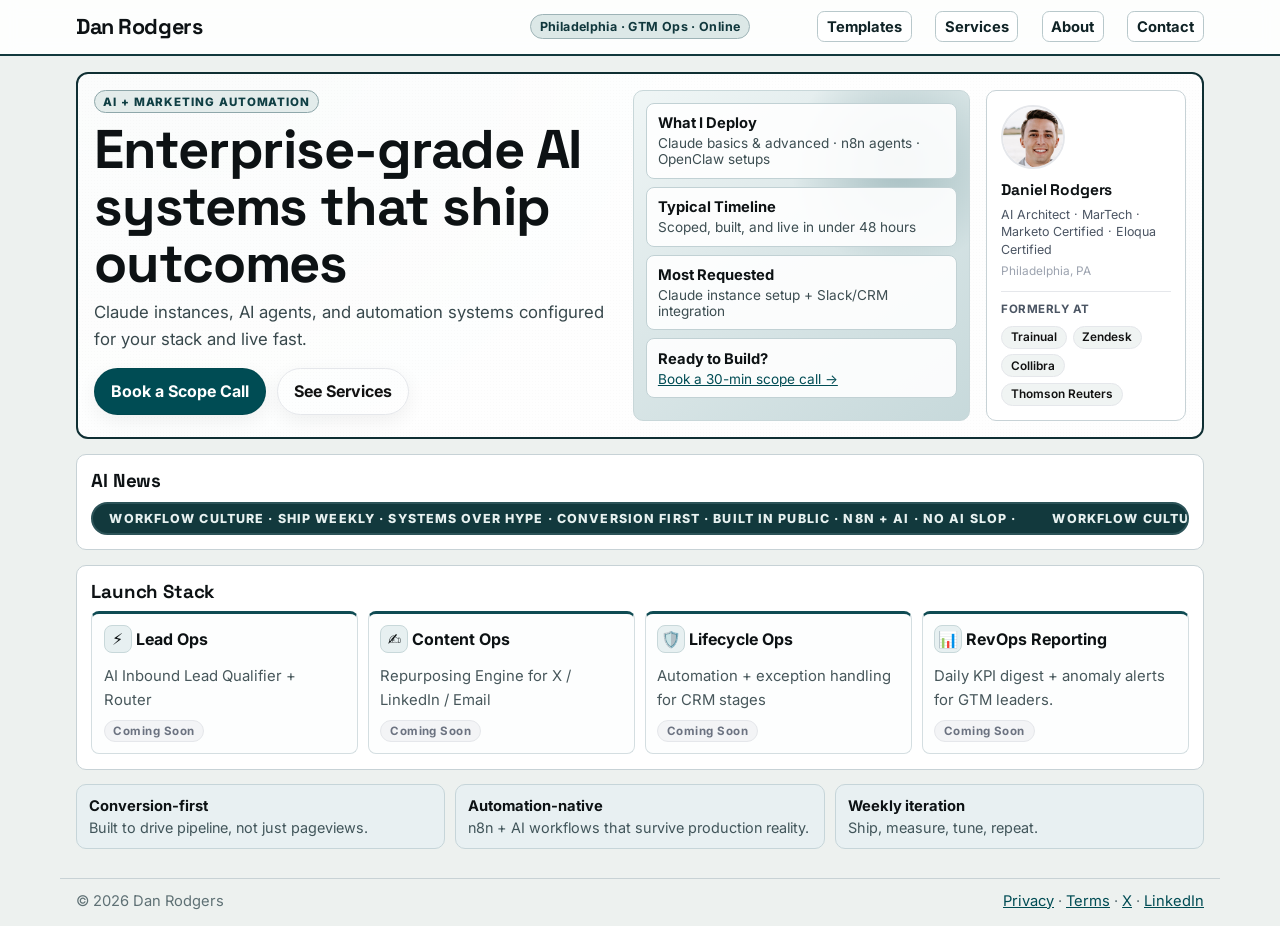
<file: index.html>
<!doctype html>
<html lang="en">
<head>
  <meta charset="UTF-8" />
  <meta name="viewport" content="width=device-width, initial-scale=1.0" />
  <title>Dan Rodgers — AI & Automation Operator</title>
  <meta name="description" content="Dan Rodgers builds operator-grade AI and n8n automation systems for GTM teams." />
  <meta property="og:title" content="Dan Rodgers — AI & Automation Operator" />
  <meta property="og:description" content="Dan Rodgers builds operator-grade AI and n8n automation systems for GTM teams." />
  <meta property="og:type" content="website" />
  <meta property="og:url" content="https://randodgers.com/" />
  <meta property="og:image" content="https://randodgers.com/og-image.svg" />
  <meta name="twitter:card" content="summary_large_image" />
  <meta name="twitter:title" content="Dan Rodgers — AI & Automation Operator" />
  <meta name="twitter:description" content="Dan Rodgers builds operator-grade AI and n8n automation systems for GTM teams." />
  <meta name="twitter:image" content="https://randodgers.com/og-image.svg" />
  <link rel="icon" href="favicon.svg" type="image/svg+xml" />
  <link rel="canonical" href="https://randodgers.com/" />
  <link rel="preconnect" href="https://fonts.googleapis.com">
  <link rel="preconnect" href="https://fonts.gstatic.com" crossorigin>
  <link href="https://fonts.googleapis.com/css2?family=Inter:wght@400;500;600;700;800&family=Space+Grotesk:wght@500;700&display=swap" rel="stylesheet">
  <link rel="stylesheet" href="styles.css" />
</head>
<body class="v3-home">
  <header class="v3-header">
    <div class="v3-header-inner">
      <a class="v3-brand" href="index.html">Dan Rodgers</a>
      <div class="v3-status">Philadelphia · GTM Ops · Online</div>
      <nav class="v3-nav">
        <a href="templates.html">Templates</a>
        <a href="services.html">Services</a>
        <a href="about.html">About</a>
        <a href="contact.html">Contact</a>
      </nav>
    </div>
  </header>

  <main class="v3-wrap">
    <section class="v3-hero">
      <div class="v3-hero-layout">
        <div class="v3-hero-copy">
          <div class="v3-kicker">AI + MARKETING AUTOMATION</div>
          <h1>Enterprise-grade AI systems that ship outcomes</h1>
          <p>Claude instances, AI agents, and automation systems configured for your stack and live fast.</p>
          <div class="v3-cta-row">
            <a class="btn" href="contact.html">Book a Scope Call</a>
            <a class="btn btn-ghost" href="services.html">See Services</a>
          </div>

        </div>
        <div class="v3-hero-visual">
          <div class="v3-hero-glow"></div>
          <div class="v3-hero-stack">
            <div class="v3-hero-stat">
              <strong>What I Deploy</strong>
              <span>Claude basics &amp; advanced · n8n agents · OpenClaw setups</span>
            </div>
            <div class="v3-hero-stat">
              <strong>Typical Timeline</strong>
              <span>Scoped, built, and live in under 48 hours</span>
            </div>
            <div class="v3-hero-stat">
              <strong>Most Requested</strong>
              <span>Claude instance setup + Slack/CRM integration</span>
            </div>
            <div class="v3-hero-stat">
              <strong>Ready to Build?</strong>
              <span><a href="contact.html">Book a 30-min scope call →</a></span>
            </div>
          </div>
        </div>
        <article class="v3-panel v3-about-card">
          <img class="v3-about-photo" src="headshot.jpeg" alt="Daniel Rodgers" />
          <div class="v3-about-name">Daniel Rodgers</div>
          <div class="v3-about-title">AI Architect · MarTech · Marketo Certified · Eloqua Certified</div>
          <div class="v3-about-location">Philadelphia, PA</div>
          <div class="v3-about-divider"></div>
          <div class="v3-about-employers-label">Formerly at</div>
          <div class="v3-about-logos">
            <span class="v3-employer-badge">Trainual</span>
            <span class="v3-employer-badge">Zendesk</span>
            <span class="v3-employer-badge">Collibra</span>
            <span class="v3-employer-badge">Thomson Reuters</span>
          </div>
        </article>
      </div>
    </section>

    <section class="v3-news" aria-label="AI news">
      <article class="v3-panel">
        <h3>AI News</h3>
        <div class="v3-strip" style="margin-top:.6rem;">
          <div class="v3-strip-track">
            <span id="ticker-a">WORKFLOW CULTURE · SHIP WEEKLY · SYSTEMS OVER HYPE · CONVERSION FIRST · BUILT IN PUBLIC · N8N + AI · NO AI SLOP ·&nbsp;</span>
            <span id="ticker-b" aria-hidden="true">WORKFLOW CULTURE · SHIP WEEKLY · SYSTEMS OVER HYPE · CONVERSION FIRST · BUILT IN PUBLIC · N8N + AI · NO AI SLOP ·&nbsp;</span>
          </div>
        </div>
      </article>
    </section>

    <section class="v3-grid">
      <article class="v3-panel v3-panel-main">
        <h3>Launch Stack</h3>
        <div class="v3-cards">
          <div class="v3-card">
            <span class="v3-card-icon" aria-hidden="true">⚡</span>
            <strong>Lead Ops</strong>
            <p>AI Inbound Lead Qualifier + Router</p>
            <span class="v3-coming-soon">Coming Soon</span>
          </div>
          <div class="v3-card">
            <span class="v3-card-icon" aria-hidden="true">✍️</span>
            <strong>Content Ops</strong>
            <p>Repurposing Engine for X / LinkedIn / Email</p>
            <span class="v3-coming-soon">Coming Soon</span>
          </div>
          <div class="v3-card">
            <span class="v3-card-icon" aria-hidden="true">🛡️</span>
            <strong>Lifecycle Ops</strong>
            <p>Automation + exception handling for CRM stages</p>
            <span class="v3-coming-soon">Coming Soon</span>
          </div>
          <div class="v3-card">
            <span class="v3-card-icon" aria-hidden="true">📊</span>
            <strong>RevOps Reporting</strong>
            <p>Daily KPI digest + anomaly alerts for GTM leaders.</p>
            <span class="v3-coming-soon">Coming Soon</span>
          </div>
        </div>
      </article>

    </section>

    <section class="v3-proof-row" aria-label="Operator proof points">
      <div class="v3-proof-item"><strong>Conversion-first</strong><span>Built to drive pipeline, not just pageviews.</span></div>
      <div class="v3-proof-item"><strong>Automation-native</strong><span>n8n + AI workflows that survive production reality.</span></div>
      <div class="v3-proof-item"><strong>Weekly iteration</strong><span>Ship, measure, tune, repeat.</span></div>
    </section>

  </main>

  <footer class="v3-footer">
    <span>© <span id="year"></span> Dan Rodgers</span>
    <span><a href="privacy.html">Privacy</a> · <a href="terms.html">Terms</a> · <a href="https://x.com/dannyclawd" target="_blank" rel="noopener">X</a> · <a href="https://www.linkedin.com/in/rodgersdaniel" target="_blank" rel="noopener">LinkedIn</a></span>
  </footer>

  <script>
    document.getElementById('year').textContent = new Date().getFullYear();

    // Ticker — driven by a Google Sheet published as CSV.
    // To update ticker items, just edit the sheet. No code changes needed.
    // Sheet format: column A header = "text", one item per row below.
    (async function loadTickerFromSheet() {
      const CSV_URL = 'YOUR_GOOGLE_SHEET_CSV_URL'; // replace after publishing sheet

      if (CSV_URL.startsWith('YOUR_')) return; // not configured yet

      try {
        const res = await fetch(CSV_URL, { signal: AbortSignal.timeout(5000) });
        if (!res.ok) { console.warn('Ticker: sheet fetch failed', res.status); return; }
        const text = await res.text();
        const items = text.split('\n')
          .slice(1)                              // skip header row
          .map(function(r) { return r.replace(/^"|"$/g, '').trim(); }) // strip CSV quotes
          .filter(function(r) { return r.length > 0; });

        if (items.length === 0) { console.log('Ticker: sheet empty, showing static items.'); return; }

        const prefix = items.map(function(i) { return i.toUpperCase(); }).join(' · ') + ' · ';
        ['ticker-a', 'ticker-b'].forEach(function(id) {
          var el = document.getElementById(id);
          if (el) el.textContent = prefix + el.textContent;
        });
        console.log('Ticker: loaded', items.length, 'items from sheet.');
      } catch(e) { console.warn('Ticker: sheet error —', e.message); }
    })();
  </script>
</body>
</html>
</file>
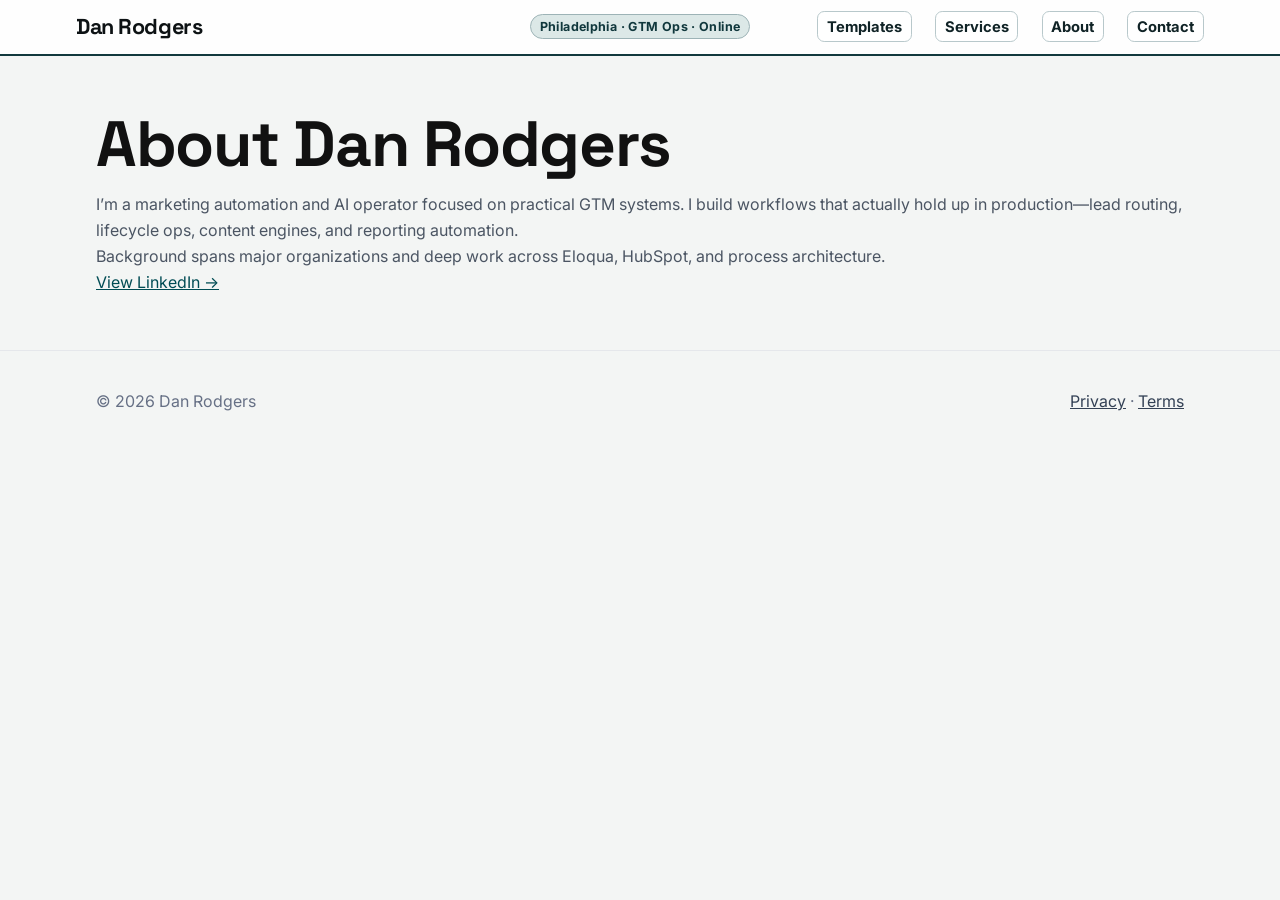
<file: about.html>
<!doctype html>
<html lang="en">
<head>
  <meta charset="UTF-8" />
  <meta name="viewport" content="width=device-width, initial-scale=1.0" />
  <title>About — Dan Rodgers</title>
  <meta property="og:title" content="About — Dan Rodgers" />
  <meta property="og:description" content="Dan Rodgers builds operator-grade AI and n8n automation systems for GTM teams." />
  <meta property="og:type" content="website" />
  <meta property="og:url" content="https://randodgers.com/about.html" />
  <meta property="og:image" content="https://randodgers.com/og-image.svg" />
  <meta name="twitter:card" content="summary_large_image" />
  <meta name="twitter:title" content="About — Dan Rodgers" />
  <meta name="twitter:description" content="Dan Rodgers builds operator-grade AI and n8n automation systems for GTM teams." />
  <meta name="twitter:image" content="https://randodgers.com/og-image.svg" />
  <link rel="icon" href="favicon.svg" type="image/svg+xml" />
  <link rel="canonical" href="https://randodgers.com/about.html" />
  <link rel="preconnect" href="https://fonts.googleapis.com">
  <link rel="preconnect" href="https://fonts.gstatic.com" crossorigin>
  <link href="https://fonts.googleapis.com/css2?family=Inter:wght@400;500;600;700;800&family=Space+Grotesk:wght@500;700&display=swap" rel="stylesheet">
  <link rel="stylesheet" href="styles.css" />
</head>
<body>
  <header class="v3-header">
    <div class="v3-header-inner">
      <a class="v3-brand" href="index.html">Dan Rodgers</a>
      <div class="v3-status">Philadelphia · GTM Ops · Online</div>
      <nav class="v3-nav">
        <a href="templates.html">Templates</a>
        <a href="services.html">Services</a>
        <a href="about.html">About</a>
        <a href="contact.html">Contact</a>
      </nav>
    </div>
  </header>

  <main class="section">
    <div class="container">
      <div class="section-head">
        <h1>About Dan Rodgers</h1>
        <p>I’m a marketing automation and AI operator focused on practical GTM systems. I build workflows that actually hold up in production—lead routing, lifecycle ops, content engines, and reporting automation.</p>
        <p>Background spans major organizations and deep work across Eloqua, HubSpot, and process architecture.</p>
        <p><a href="https://www.linkedin.com/in/rodgersdaniel" target="_blank" rel="noopener">View LinkedIn →</a></p>
      </div>
    </div>
  </main>

  <footer class="site-footer"><div class="container footer-grid"><p>© <span id="year"></span> Dan Rodgers</p><p><a href="privacy.html">Privacy</a> · <a href="terms.html">Terms</a></p></div></footer>
  <script>document.getElementById('year').textContent=new Date().getFullYear();</script>
</body>
</html>
</file>
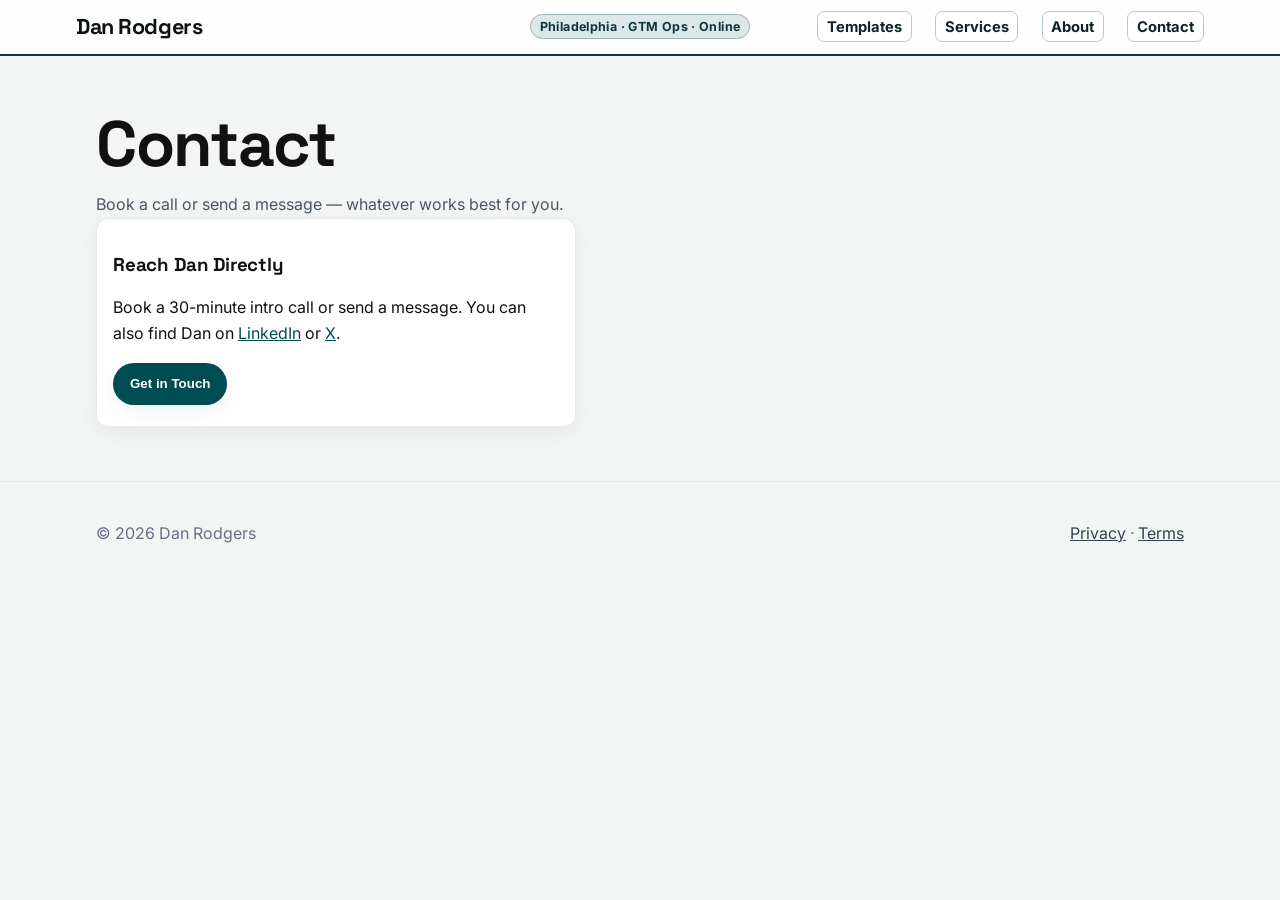
<file: contact.html>
<!doctype html>
<html lang="en">
<head>
  <meta charset="UTF-8" />
  <meta name="viewport" content="width=device-width, initial-scale=1.0" />
  <title>Contact — Dan Rodgers</title>
  <meta property="og:title" content="Contact — Dan Rodgers" />
  <meta property="og:description" content="Dan Rodgers builds operator-grade AI and n8n automation systems for GTM teams." />
  <meta property="og:type" content="website" />
  <meta property="og:url" content="https://randodgers.com/contact.html" />
  <meta property="og:image" content="https://randodgers.com/og-image.svg" />
  <meta name="twitter:card" content="summary_large_image" />
  <meta name="twitter:title" content="Contact — Dan Rodgers" />
  <meta name="twitter:description" content="Dan Rodgers builds operator-grade AI and n8n automation systems for GTM teams." />
  <meta name="twitter:image" content="https://randodgers.com/og-image.svg" />
  <link rel="icon" href="favicon.svg" type="image/svg+xml" />
  <link rel="canonical" href="https://randodgers.com/contact.html" />
  <link rel="preconnect" href="https://fonts.googleapis.com">
  <link rel="preconnect" href="https://fonts.gstatic.com" crossorigin>
  <link href="https://fonts.googleapis.com/css2?family=Inter:wght@400;500;600;700;800&family=Space+Grotesk:wght@500;700&display=swap" rel="stylesheet">
  <link rel="stylesheet" href="styles.css" />
  <link href="https://assets.calendly.com/assets/external/widget.css" rel="stylesheet" />
</head>
<body>
  <header class="v3-header">
    <div class="v3-header-inner">
      <a class="v3-brand" href="index.html">Dan Rodgers</a>
      <div class="v3-status">Philadelphia · GTM Ops · Online</div>
      <nav class="v3-nav">
        <a href="templates.html">Templates</a>
        <a href="services.html">Services</a>
        <a href="about.html">About</a>
        <a href="contact.html">Contact</a>
      </nav>
    </div>
  </header>

  <main class="section">
    <div class="container">
      <div class="section-head"><h1>Contact</h1><p>Book a call or send a message — whatever works best for you.</p></div>
      <article class="card" style="max-width:480px;">
        <h3>Reach Dan Directly</h3>
        <p>Book a 30-minute intro call or send a message. You can also find Dan on <a href="https://www.linkedin.com/in/rodgersdaniel" target="_blank" rel="noopener">LinkedIn</a> or <a href="https://x.com/dannyclawd" target="_blank" rel="noopener">X</a>.</p>
        <div class="cta-row" style="margin-top:1rem;">
          <button class="btn" id="open-contact-modal">Get in Touch</button>
        </div>
      </article>
    </div>
  </main>

  <footer class="site-footer"><div class="container footer-grid"><p>© <span id="year"></span> Dan Rodgers</p><p><a href="privacy.html">Privacy</a> · <a href="terms.html">Terms</a></p></div></footer>

  <!-- Contact Modal -->
  <div class="modal-overlay" id="contact-modal" role="dialog" aria-modal="true" aria-labelledby="modal-title">
    <div class="modal modal--wide">
      <div class="modal-header">
        <h3 id="modal-title">Get in Touch</h3>
        <button class="modal-close" id="close-contact-modal" aria-label="Close">&#x2715;</button>
      </div>

      <!-- Tabs -->
      <div class="modal-tabs">
        <button class="modal-tab active" data-tab="cal-contact">Book a Call</button>
        <button class="modal-tab" data-tab="msg-contact">Send a Message</button>
      </div>

      <!-- Calendar tab -->
      <div class="modal-tab-panel active" id="tab-cal-contact">
        <div
          class="calendly-inline-widget"
          data-url="https://calendly.com/randodgers/30min?primary_color=004c54&hide_event_type_details=1&hide_gdpr_banner=1"
          style="min-width:320px;height:580px;">
        </div>
      </div>

      <!-- Message tab -->
      <div class="modal-tab-panel" id="tab-msg-contact">
        <form id="contact-form" action="https://formspree.io/f/mdaylvvq" method="POST">
          <div class="form-group">
            <label for="cf-name">Your Name</label>
            <input class="form-input" type="text" id="cf-name" name="name" placeholder="Jane Smith" required />
          </div>
          <div class="form-group">
            <label for="cf-email">Email Address</label>
            <input class="form-input" type="email" id="cf-email" name="email" placeholder="jane@company.com" required />
          </div>
          <div class="form-group">
            <label for="cf-message">Message</label>
            <textarea class="form-input textarea" id="cf-message" name="message" placeholder="What are you working on?" required></textarea>
          </div>
          <button class="form-submit" type="submit">Send Message</button>
          <p class="form-note">I typically reply within one business day.</p>
        </form>

        <div class="modal-success" id="modal-success">
          <div class="success-icon">✓</div>
          <h4>Message sent!</h4>
          <p>Thanks for reaching out. I'll be in touch soon.</p>
        </div>
      </div>
    </div>
  </div>

  <script src="https://assets.calendly.com/assets/external/widget.js" type="text/javascript" async></script>

  <script>
    document.getElementById('year').textContent = new Date().getFullYear();

    const modal    = document.getElementById('contact-modal');
    const openBtn  = document.getElementById('open-contact-modal');
    const closeBtn = document.getElementById('close-contact-modal');
    const form     = document.getElementById('contact-form');
    const success  = document.getElementById('modal-success');

    // Tab switching
    document.querySelectorAll('#contact-modal .modal-tab').forEach(function(tab) {
      tab.addEventListener('click', function() {
        document.querySelectorAll('#contact-modal .modal-tab').forEach(t => t.classList.remove('active'));
        document.querySelectorAll('#contact-modal .modal-tab-panel').forEach(p => p.classList.remove('active'));
        tab.classList.add('active');
        document.getElementById('tab-' + tab.dataset.tab).classList.add('active');
      });
    });

    function openModal() {
      // Always open on the calendar tab
      document.querySelectorAll('#contact-modal .modal-tab').forEach(t => t.classList.remove('active'));
      document.querySelectorAll('#contact-modal .modal-tab-panel').forEach(p => p.classList.remove('active'));
      document.querySelector('#contact-modal [data-tab="cal-contact"]').classList.add('active');
      document.getElementById('tab-cal-contact').classList.add('active');
      modal.classList.add('open');
      document.body.style.overflow = 'hidden';
      setTimeout(() => closeBtn.focus(), 50);
    }

    function closeModal() {
      modal.classList.remove('open');
      document.body.style.overflow = '';
    }

    openBtn.addEventListener('click', openModal);
    closeBtn.addEventListener('click', closeModal);

    modal.addEventListener('click', function(e) {
      if (e.target === modal) closeModal();
    });

    document.addEventListener('keydown', function(e) {
      if (e.key === 'Escape' && modal.classList.contains('open')) closeModal();
    });

    form.addEventListener('submit', async function(e) {
      e.preventDefault();
      const btn = form.querySelector('.form-submit');
      btn.textContent = 'Sending…';
      btn.disabled = true;

      try {
        const res = await fetch(form.action, {
          method: 'POST',
          body: new FormData(form),
          headers: { 'Accept': 'application/json' }
        });

        if (res.ok) {
          form.style.display = 'none';
          success.style.display = 'block';
          form.reset();
        } else {
          const err = await res.json().catch(() => ({}));
          console.error('Formspree error:', res.status, err);
          btn.textContent = 'Try again';
          btn.disabled = false;
        }
      } catch(e) {
        console.error('Formspree fetch error:', e.message);
        btn.textContent = 'Try again';
        btn.disabled = false;
      }
    });

    modal.addEventListener('transitionend', function() {
      if (!modal.classList.contains('open')) {
        form.style.display = '';
        success.style.display = 'none';
        const btn = form.querySelector('.form-submit');
        btn.textContent = 'Send Message';
        btn.disabled = false;
        form.reset();
      }
    });
  </script>
</body>
</html>
</file>
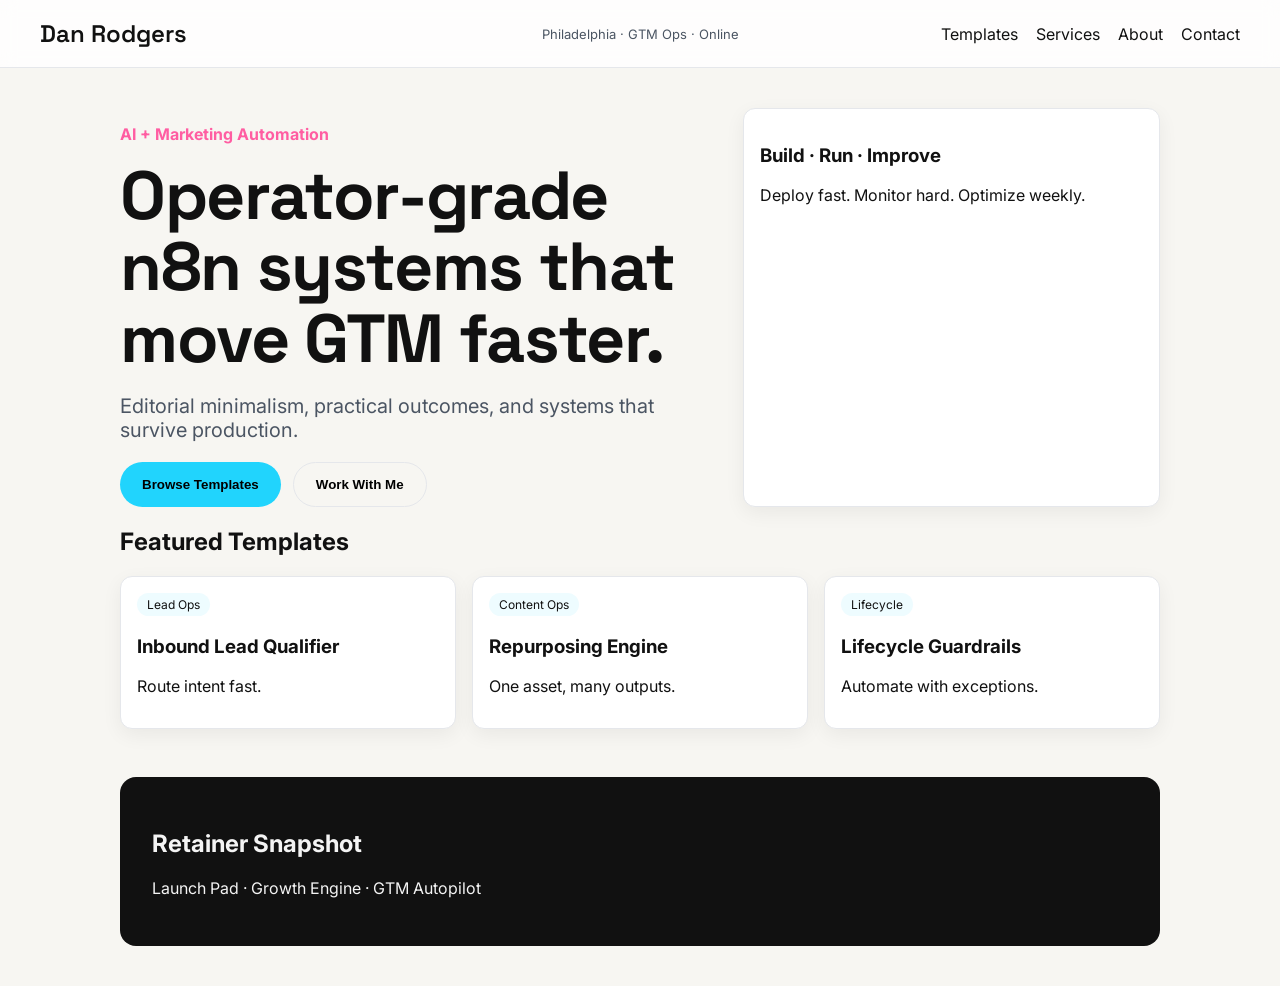
<file: mock-v1.html>
<!doctype html>
<html lang="en">
<head>
  <meta charset="UTF-8" />
  <meta name="viewport" content="width=device-width, initial-scale=1.0" />
  <title>Dan Rodgers — Mock V1</title>
  <link rel="preconnect" href="https://fonts.googleapis.com">
  <link rel="preconnect" href="https://fonts.gstatic.com" crossorigin>
  <link href="https://fonts.googleapis.com/css2?family=Inter:wght@400;500;600;700;800&family=Space+Grotesk:wght@500;600;700&display=swap" rel="stylesheet">
  <link rel="stylesheet" href="mock-v1.css" />
</head>
<body>
  <header class="nav">
    <div class="brand">Dan Rodgers</div>
    <div class="status">Philadelphia · GTM Ops · Online</div>
    <nav><a>Templates</a><a>Services</a><a>About</a><a>Contact</a></nav>
  </header>

  <main class="wrap">
    <section class="hero grid">
      <div>
        <p class="eyebrow">AI + Marketing Automation</p>
        <h1>Operator-grade n8n systems that move GTM faster.</h1>
        <p class="lead">Editorial minimalism, practical outcomes, and systems that survive production.</p>
        <div class="cta"><button>Browse Templates</button><button class="ghost">Work With Me</button></div>
      </div>
      <aside class="card">
        <h3>Build · Run · Improve</h3>
        <p>Deploy fast. Monitor hard. Optimize weekly.</p>
      </aside>
    </section>

    <section>
      <h2>Featured Templates</h2>
      <div class="cards">
        <article class="card"><span class="pill">Lead Ops</span><h3>Inbound Lead Qualifier</h3><p>Route intent fast.</p></article>
        <article class="card"><span class="pill">Content Ops</span><h3>Repurposing Engine</h3><p>One asset, many outputs.</p></article>
        <article class="card"><span class="pill">Lifecycle</span><h3>Lifecycle Guardrails</h3><p>Automate with exceptions.</p></article>
      </div>
    </section>

    <section class="band">
      <h2>Retainer Snapshot</h2>
      <p>Launch Pad · Growth Engine · GTM Autopilot</p>
    </section>
  </main>
</body>
</html>
</file>
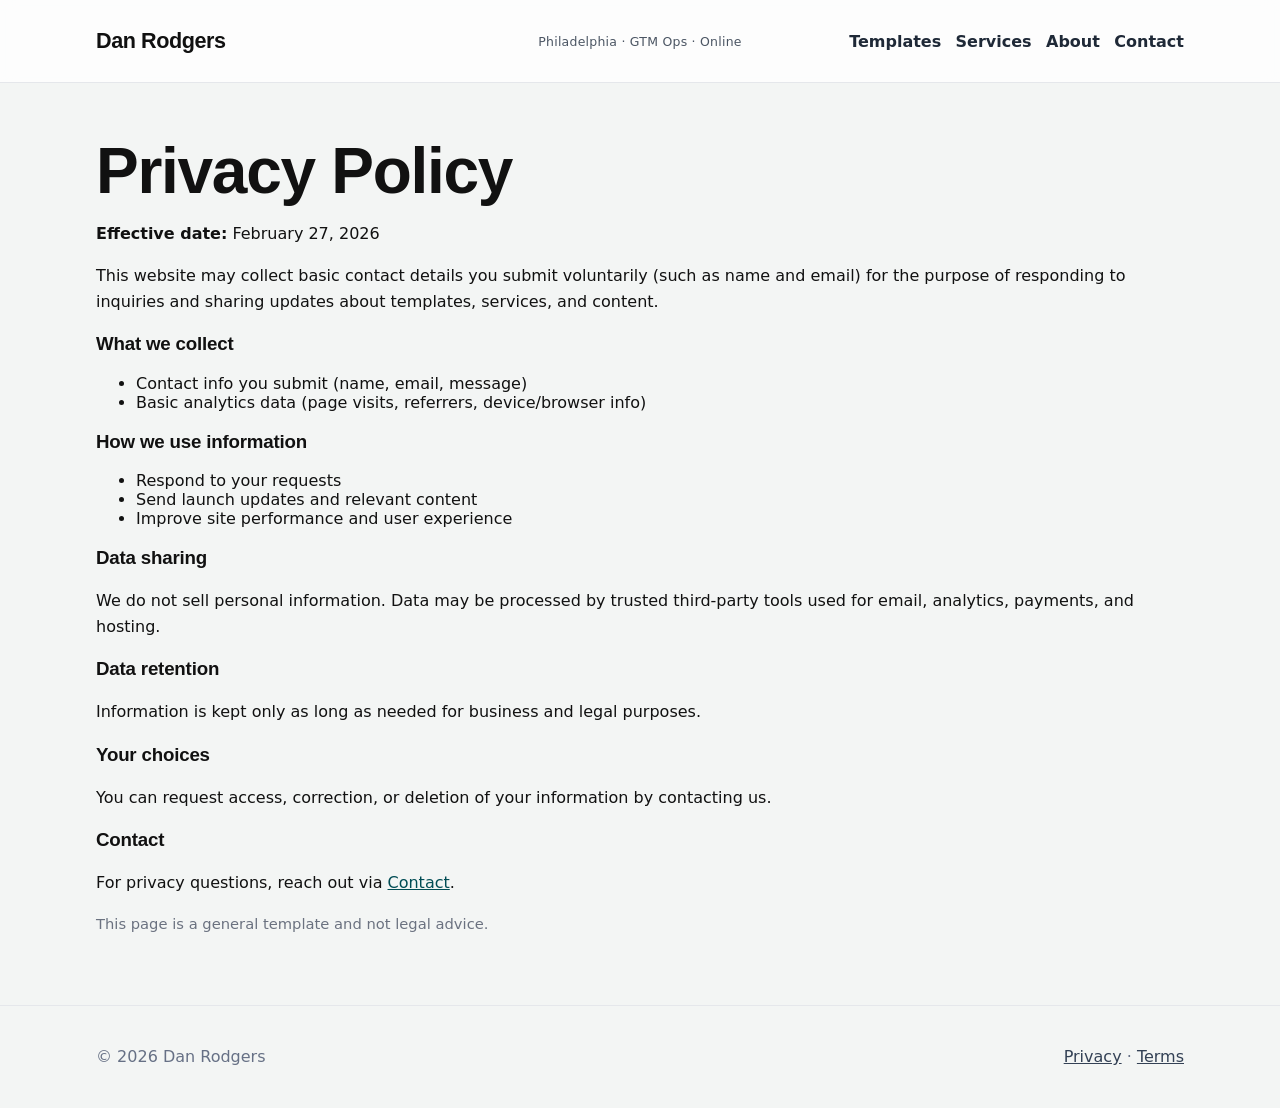
<file: privacy.html>
<!doctype html>
<html lang="en"><head><meta charset="UTF-8" /><meta name="viewport" content="width=device-width, initial-scale=1.0" />
<title>Privacy Policy — Dan Rodgers</title><link rel="stylesheet" href="styles.css" />

  <meta property="og:title" content="Privacy Policy — Dan Rodgers" />
  <meta property="og:description" content="Dan Rodgers builds operator-grade AI and n8n automation systems for GTM teams." />
  <meta property="og:type" content="website" />
  <meta property="og:url" content="https://randodgers.com/privacy.html" />
  <meta property="og:image" content="https://randodgers.com/og-image.svg" />
  <meta name="twitter:card" content="summary_large_image" />
  <meta name="twitter:title" content="Privacy Policy — Dan Rodgers" />
  <meta name="twitter:description" content="Dan Rodgers builds operator-grade AI and n8n automation systems for GTM teams." />
  <meta name="twitter:image" content="https://randodgers.com/og-image.svg" />
  <link rel="icon" href="favicon.svg" type="image/svg+xml" />
  <link rel="canonical" href="https://randodgers.com/privacy.html" />
</head><body>
<header class="site-header"><div class="container nav"><a class="brand" href="index.html">Dan Rodgers</a><div class="status">Philadelphia · GTM Ops · Online</div><nav><a href="templates.html">Templates</a><a href="services.html">Services</a><a href="about.html">About</a><a href="contact.html">Contact</a></nav></div></header>
<main class="section"><div class="container">
  <h1>Privacy Policy</h1>
  <p><strong>Effective date:</strong> February 27, 2026</p>
  <p>This website may collect basic contact details you submit voluntarily (such as name and email) for the purpose of responding to inquiries and sharing updates about templates, services, and content.</p>
  <h3>What we collect</h3>
  <ul>
    <li>Contact info you submit (name, email, message)</li>
    <li>Basic analytics data (page visits, referrers, device/browser info)</li>
  </ul>
  <h3>How we use information</h3>
  <ul>
    <li>Respond to your requests</li>
    <li>Send launch updates and relevant content</li>
    <li>Improve site performance and user experience</li>
  </ul>
  <h3>Data sharing</h3>
  <p>We do not sell personal information. Data may be processed by trusted third-party tools used for email, analytics, payments, and hosting.</p>
  <h3>Data retention</h3>
  <p>Information is kept only as long as needed for business and legal purposes.</p>
  <h3>Your choices</h3>
  <p>You can request access, correction, or deletion of your information by contacting us.</p>
  <h3>Contact</h3>
  <p>For privacy questions, reach out via <a href="contact.html">Contact</a>.</p>
  <p class="micro">This page is a general template and not legal advice.</p>
</div></main>
<footer class="site-footer"><div class="container footer-grid"><p>© <span id="year"></span> Dan Rodgers</p><p><a href="privacy.html">Privacy</a> · <a href="terms.html">Terms</a></p></div></footer>
<script>document.getElementById('year').textContent=new Date().getFullYear();</script>
</body></html>
</file>
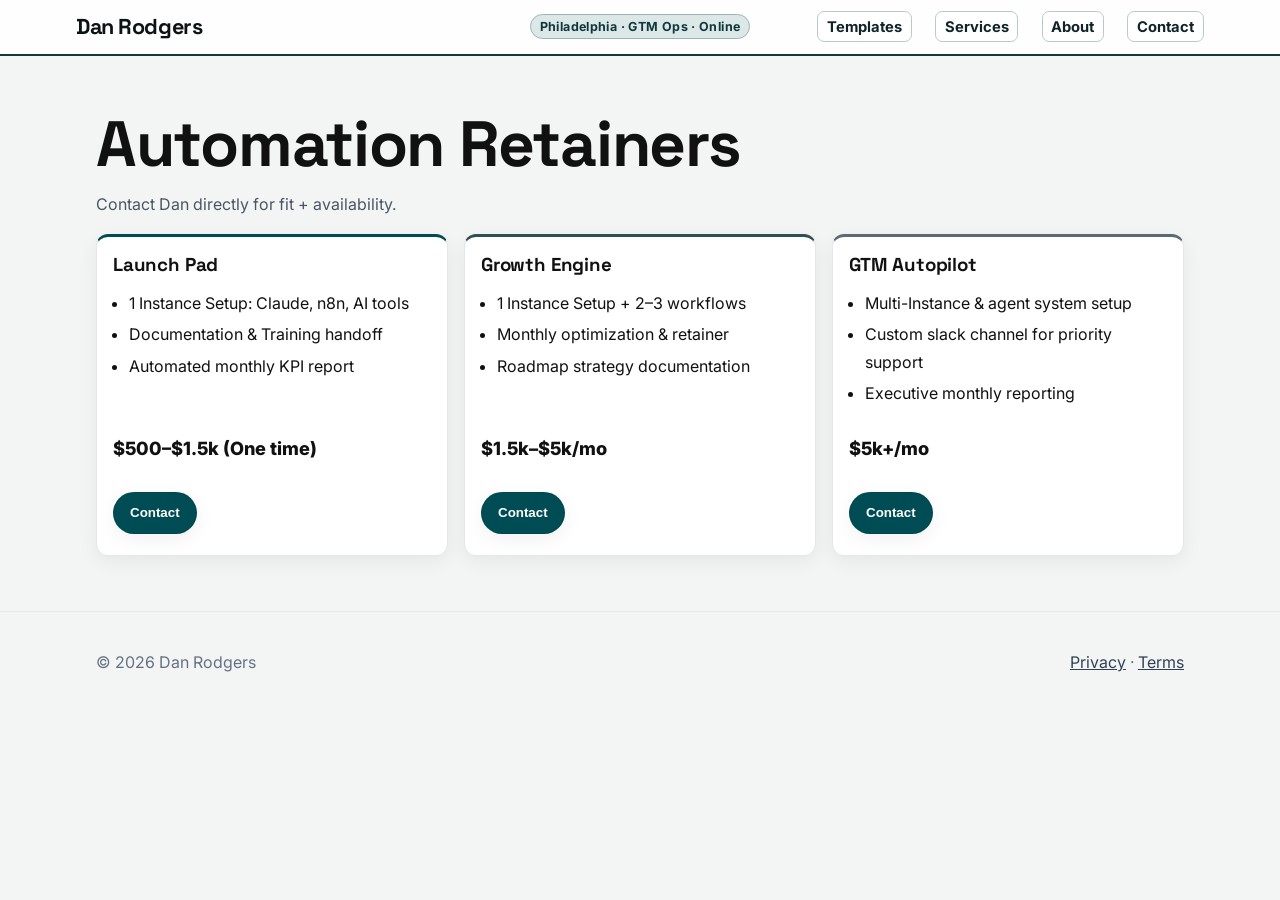
<file: services.html>
<!doctype html>
<html lang="en">
<head>
  <meta charset="UTF-8" />
  <meta name="viewport" content="width=device-width, initial-scale=1.0" />
  <title>Services — Dan Rodgers</title>
  <meta property="og:title" content="Services — Dan Rodgers" />
  <meta property="og:description" content="Dan Rodgers builds operator-grade AI and n8n automation systems for GTM teams." />
  <meta property="og:type" content="website" />
  <meta property="og:url" content="https://randodgers.com/services.html" />
  <meta property="og:image" content="https://randodgers.com/og-image.svg" />
  <meta name="twitter:card" content="summary_large_image" />
  <meta name="twitter:title" content="Services — Dan Rodgers" />
  <meta name="twitter:description" content="Dan Rodgers builds operator-grade AI and n8n automation systems for GTM teams." />
  <meta name="twitter:image" content="https://randodgers.com/og-image.svg" />
  <link rel="icon" href="favicon.svg" type="image/svg+xml" />
  <link rel="canonical" href="https://randodgers.com/services.html" />
  <link rel="preconnect" href="https://fonts.googleapis.com">
  <link rel="preconnect" href="https://fonts.gstatic.com" crossorigin>
  <link href="https://fonts.googleapis.com/css2?family=Inter:wght@400;500;600;700;800&family=Space+Grotesk:wght@500;700&display=swap" rel="stylesheet">
  <link rel="stylesheet" href="styles.css" />
  <link href="https://assets.calendly.com/assets/external/widget.css" rel="stylesheet" />
</head>
<body>
  <header class="v3-header">
    <div class="v3-header-inner">
      <a class="v3-brand" href="index.html">Dan Rodgers</a>
      <div class="v3-status">Philadelphia · GTM Ops · Online</div>
      <nav class="v3-nav">
        <a href="templates.html">Templates</a>
        <a href="services.html">Services</a>
        <a href="about.html">About</a>
        <a href="contact.html">Contact</a>
      </nav>
    </div>
  </header>

  <main class="section">
    <div class="container">
      <div class="section-head"><h1>Automation Retainers</h1><p>Contact Dan directly for fit + availability.</p></div>
      <div class="cards cards-3 cards-services">
        <article class="card offer-card"><div class="offer-head"><h3 class="offer-title">Launch Pad</h3></div><ul class="offer-desc"><li>1 Instance Setup: Claude, n8n, AI tools</li><li>Documentation & Training handoff</li><li>Automated monthly KPI report</li></ul><p class="price offer-price">$500–$1.5k (One time)</p><p class="offer-cta"><button class="btn offer-cta-btn" data-service="Launch Pad" data-action="https://formspree.io/f/xeevlbjg">Contact</button></p></article>
        <article class="card offer-card"><div class="offer-head"><h3 class="offer-title">Growth Engine</h3></div><ul class="offer-desc"><li>1 Instance Setup + 2–3 workflows</li><li>Monthly optimization &amp; retainer</li><li>Roadmap strategy documentation</li></ul><p class="price offer-price">$1.5k–$5k/mo</p><p class="offer-cta"><button class="btn offer-cta-btn" data-service="Growth Engine" data-action="https://formspree.io/f/mojynoaw">Contact</button></p></article>
        <article class="card offer-card"><div class="offer-head"><h3 class="offer-title">GTM Autopilot</h3></div><ul class="offer-desc"><li>Multi-Instance &amp; agent system setup</li><li>Custom slack channel for priority support</li><li>Executive monthly reporting</li></ul><p class="price offer-price">$5k+/mo</p><p class="offer-cta"><button class="btn offer-cta-btn" data-service="GTM Autopilot" data-action="https://formspree.io/f/xpqkjgaj">Contact</button></p></article>
      </div>
    </div>
  </main>

  <footer class="site-footer"><div class="container footer-grid"><p>© <span id="year"></span> Dan Rodgers</p><p><a href="privacy.html">Privacy</a> · <a href="terms.html">Terms</a></p></div></footer>

  <!-- Service Contact Modal -->
  <div class="modal-overlay" id="service-modal" role="dialog" aria-modal="true" aria-labelledby="service-modal-title">
    <div class="modal modal--wide">
      <div class="modal-header">
        <h3 id="service-modal-title">Get Started</h3>
        <button class="modal-close" id="close-service-modal" aria-label="Close">&#x2715;</button>
      </div>

      <!-- Tabs -->
      <div class="modal-tabs">
        <button class="modal-tab active" data-tab="calendar">Book a Call</button>
        <button class="modal-tab" data-tab="message">Send a Message</button>
      </div>

      <!-- Calendar tab -->
      <div class="modal-tab-panel active" id="tab-calendar">
        <div
          class="calendly-inline-widget"
          data-url="https://calendly.com/randodgers/30min?primary_color=004c54&hide_event_type_details=1&hide_gdpr_banner=1"
          style="min-width:320px;height:580px;">
        </div>
      </div>

      <!-- Message tab -->
      <div class="modal-tab-panel" id="tab-message">
        <form id="service-form" action="" method="POST">
          <div class="form-group">
            <label for="sf-name">Your Name</label>
            <input class="form-input" type="text" id="sf-name" name="name" placeholder="Jane Smith" required />
          </div>
          <div class="form-group">
            <label for="sf-email">Email Address</label>
            <input class="form-input" type="email" id="sf-email" name="email" placeholder="jane@company.com" required />
          </div>
          <div class="form-group">
            <label for="sf-message">Message</label>
            <textarea class="form-input textarea" id="sf-message" name="message" placeholder="Tell me about your goals and timeline." required></textarea>
          </div>
          <button class="form-submit" type="submit">Send Message</button>
          <p class="form-note">I typically reply within one business day.</p>
        </form>

        <div class="modal-success" id="service-modal-success">
          <div class="success-icon">✓</div>
          <h4>Message sent!</h4>
          <p>Thanks for reaching out. I'll be in touch soon.</p>
        </div>
      </div>
    </div>
  </div>

  <script src="https://assets.calendly.com/assets/external/widget.js" type="text/javascript" async></script>

  <script>
    document.getElementById('year').textContent = new Date().getFullYear();

    const modal    = document.getElementById('service-modal');
    const title    = document.getElementById('service-modal-title');
    const closeBtn = document.getElementById('close-service-modal');
    const form     = document.getElementById('service-form');
    const success  = document.getElementById('service-modal-success');

    // Tab switching
    document.querySelectorAll('.modal-tab').forEach(function(tab) {
      tab.addEventListener('click', function() {
        document.querySelectorAll('.modal-tab').forEach(t => t.classList.remove('active'));
        document.querySelectorAll('.modal-tab-panel').forEach(p => p.classList.remove('active'));
        tab.classList.add('active');
        document.getElementById('tab-' + tab.dataset.tab).classList.add('active');
      });
    });

    function openModal(serviceName, actionUrl) {
      title.textContent = serviceName + ' — Get Started';
      form.action = actionUrl;
      // Always open on the calendar tab
      document.querySelectorAll('.modal-tab').forEach(t => t.classList.remove('active'));
      document.querySelectorAll('.modal-tab-panel').forEach(p => p.classList.remove('active'));
      document.querySelector('[data-tab="calendar"]').classList.add('active');
      document.getElementById('tab-calendar').classList.add('active');
      modal.classList.add('open');
      document.body.style.overflow = 'hidden';
      setTimeout(() => closeBtn.focus(), 50);
    }

    function closeModal() {
      modal.classList.remove('open');
      document.body.style.overflow = '';
    }

    document.querySelectorAll('.offer-cta-btn').forEach(function(btn) {
      btn.addEventListener('click', function() {
        openModal(btn.dataset.service, btn.dataset.action);
      });
    });

    closeBtn.addEventListener('click', closeModal);

    modal.addEventListener('click', function(e) {
      if (e.target === modal) closeModal();
    });

    document.addEventListener('keydown', function(e) {
      if (e.key === 'Escape' && modal.classList.contains('open')) closeModal();
    });

    form.addEventListener('submit', async function(e) {
      e.preventDefault();
      const btn = form.querySelector('.form-submit');
      btn.textContent = 'Sending…';
      btn.disabled = true;

      try {
        const res = await fetch(form.action, {
          method: 'POST',
          body: new FormData(form),
          headers: { 'Accept': 'application/json' }
        });

        if (res.ok) {
          form.style.display = 'none';
          success.style.display = 'block';
          form.reset();
        } else {
          btn.textContent = 'Try again';
          btn.disabled = false;
        }
      } catch {
        btn.textContent = 'Try again';
        btn.disabled = false;
      }
    });

    // Reset form when modal closes
    modal.addEventListener('transitionend', function() {
      if (!modal.classList.contains('open')) {
        form.style.display = '';
        success.style.display = 'none';
        const btn = form.querySelector('.form-submit');
        btn.textContent = 'Send Message';
        btn.disabled = false;
        form.reset();
      }
    });
  </script>
</body>
</html>
</file>
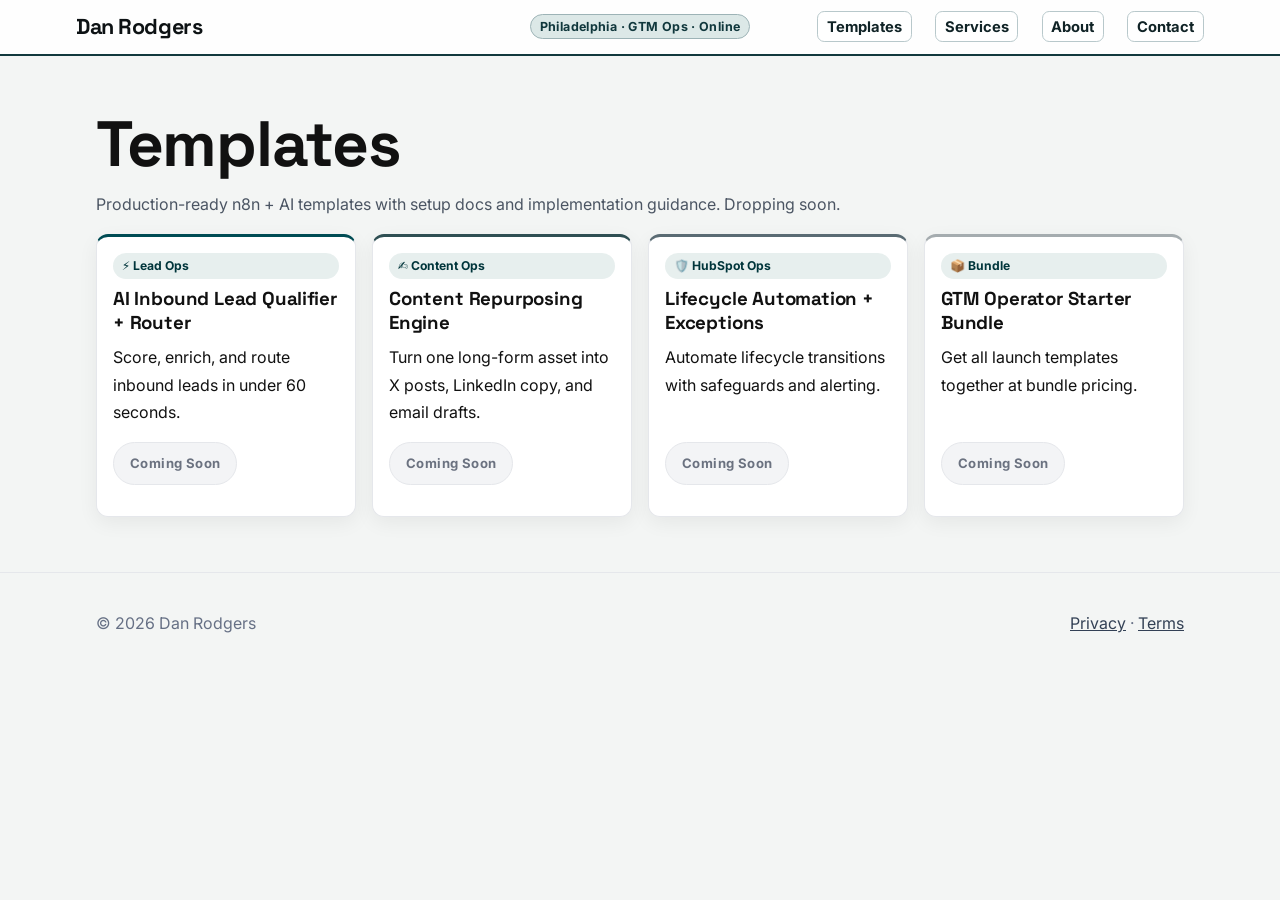
<file: templates.html>
<!doctype html>
<html lang="en">
<head>
  <meta charset="UTF-8" />
  <meta name="viewport" content="width=device-width, initial-scale=1.0" />
  <title>Templates — Dan Rodgers</title>
  <meta property="og:title" content="Templates — Dan Rodgers" />
  <meta property="og:description" content="Dan Rodgers builds operator-grade AI and n8n automation systems for GTM teams." />
  <meta property="og:type" content="website" />
  <meta property="og:url" content="https://randodgers.com/templates.html" />
  <meta property="og:image" content="https://randodgers.com/og-image.svg" />
  <meta name="twitter:card" content="summary_large_image" />
  <meta name="twitter:title" content="Templates — Dan Rodgers" />
  <meta name="twitter:description" content="Dan Rodgers builds operator-grade AI and n8n automation systems for GTM teams." />
  <meta name="twitter:image" content="https://randodgers.com/og-image.svg" />
  <link rel="icon" href="favicon.svg" type="image/svg+xml" />
  <link rel="canonical" href="https://randodgers.com/templates.html" />
  <link rel="preconnect" href="https://fonts.googleapis.com">
  <link rel="preconnect" href="https://fonts.gstatic.com" crossorigin>
  <link href="https://fonts.googleapis.com/css2?family=Inter:wght@400;500;600;700;800&family=Space+Grotesk:wght@500;700&display=swap" rel="stylesheet">
  <link rel="stylesheet" href="styles.css" />
</head>
<body>
  <header class="v3-header">
    <div class="v3-header-inner">
      <a class="v3-brand" href="index.html">Dan Rodgers</a>
      <div class="v3-status">Philadelphia · GTM Ops · Online</div>
      <nav class="v3-nav">
        <a href="templates.html">Templates</a>
        <a href="services.html">Services</a>
        <a href="about.html">About</a>
        <a href="contact.html">Contact</a>
      </nav>
    </div>
  </header>

  <main class="section">
    <div class="container">
      <div class="section-head">
        <h1>Templates</h1>
        <p>Production-ready n8n + AI templates with setup docs and implementation guidance. Dropping soon.</p>
      </div>
      <div class="cards cards-templates">
        <article class="card offer-card"><div class="offer-head"><p class="pill">⚡ Lead Ops</p><h3 class="offer-title">AI Inbound Lead Qualifier + Router</h3></div><p class="offer-desc">Score, enrich, and route inbound leads in under 60 seconds.</p><p class="offer-cta"><span class="btn-coming-soon">Coming Soon</span></p></article>
        <article class="card offer-card"><div class="offer-head"><p class="pill">✍️ Content Ops</p><h3 class="offer-title">Content Repurposing Engine</h3></div><p class="offer-desc">Turn one long-form asset into X posts, LinkedIn copy, and email drafts.</p><p class="offer-cta"><span class="btn-coming-soon">Coming Soon</span></p></article>
        <article class="card offer-card"><div class="offer-head"><p class="pill">🛡️ HubSpot Ops</p><h3 class="offer-title">Lifecycle Automation + Exceptions</h3></div><p class="offer-desc">Automate lifecycle transitions with safeguards and alerting.</p><p class="offer-cta"><span class="btn-coming-soon">Coming Soon</span></p></article>
        <article class="card offer-card"><div class="offer-head"><p class="pill">📦 Bundle</p><h3 class="offer-title">GTM Operator Starter Bundle</h3></div><p class="offer-desc">Get all launch templates together at bundle pricing.</p><p class="offer-cta"><span class="btn-coming-soon">Coming Soon</span></p></article>
      </div>
    </div>
  </main>

  <footer class="site-footer"><div class="container footer-grid"><p>© <span id="year"></span> Dan Rodgers</p><p><a href="privacy.html">Privacy</a> · <a href="terms.html">Terms</a></p></div></footer>
  <script>document.getElementById('year').textContent=new Date().getFullYear();</script>
</body>
</html>
</file>
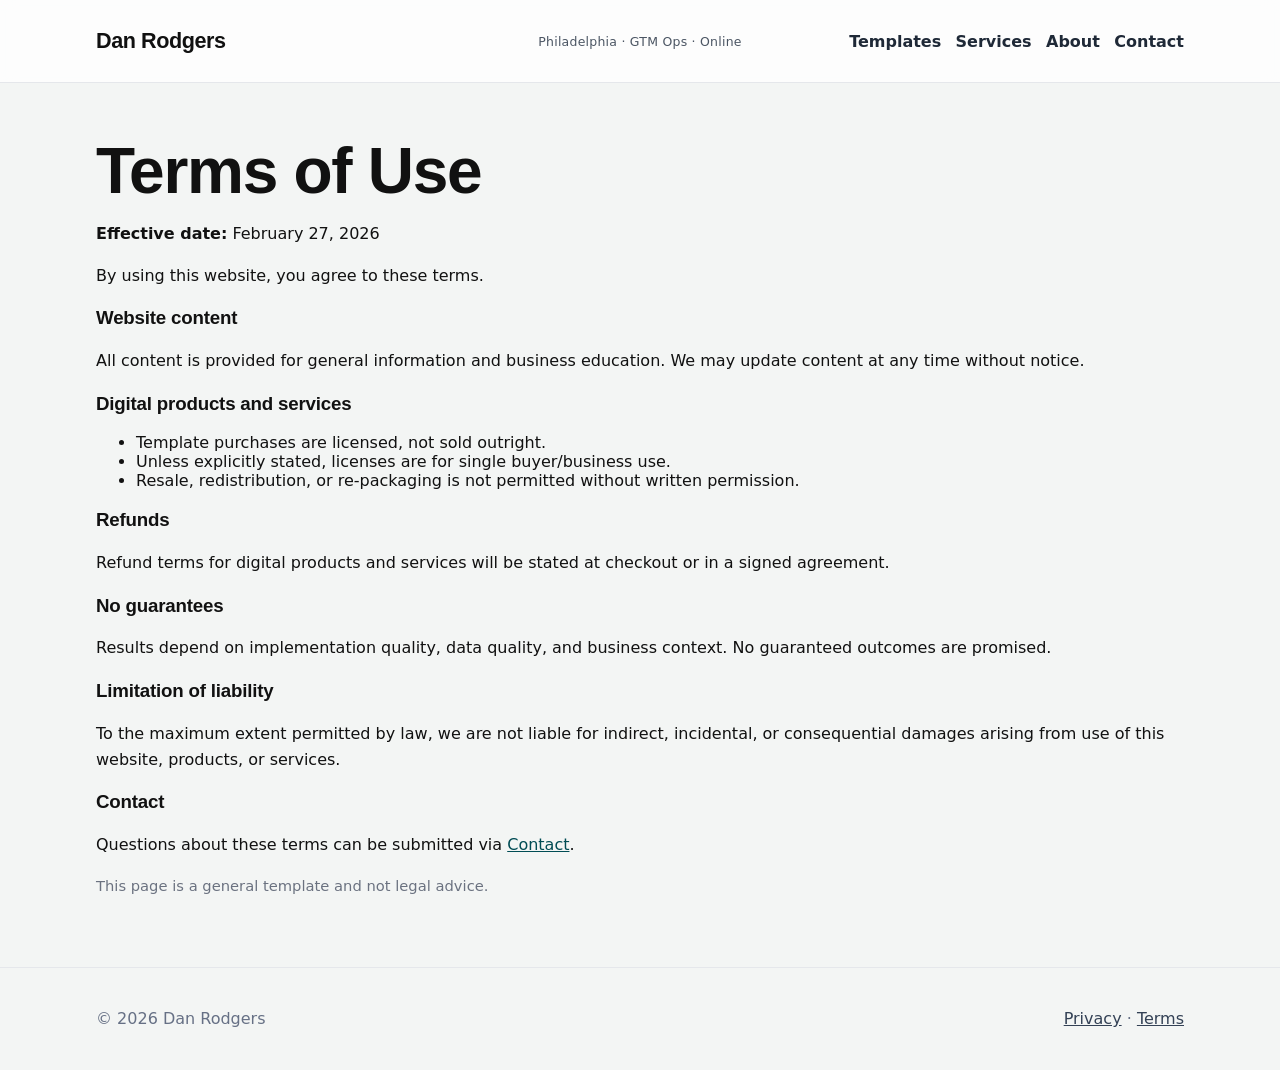
<file: terms.html>
<!doctype html>
<html lang="en"><head><meta charset="UTF-8" /><meta name="viewport" content="width=device-width, initial-scale=1.0" />
<title>Terms of Use — Dan Rodgers</title><link rel="stylesheet" href="styles.css" />

  <meta property="og:title" content="Terms of Use — Dan Rodgers" />
  <meta property="og:description" content="Dan Rodgers builds operator-grade AI and n8n automation systems for GTM teams." />
  <meta property="og:type" content="website" />
  <meta property="og:url" content="https://randodgers.com/terms.html" />
  <meta property="og:image" content="https://randodgers.com/og-image.svg" />
  <meta name="twitter:card" content="summary_large_image" />
  <meta name="twitter:title" content="Terms of Use — Dan Rodgers" />
  <meta name="twitter:description" content="Dan Rodgers builds operator-grade AI and n8n automation systems for GTM teams." />
  <meta name="twitter:image" content="https://randodgers.com/og-image.svg" />
  <link rel="icon" href="favicon.svg" type="image/svg+xml" />
  <link rel="canonical" href="https://randodgers.com/terms.html" />
</head><body>
<header class="site-header"><div class="container nav"><a class="brand" href="index.html">Dan Rodgers</a><div class="status">Philadelphia · GTM Ops · Online</div><nav><a href="templates.html">Templates</a><a href="services.html">Services</a><a href="about.html">About</a><a href="contact.html">Contact</a></nav></div></header>
<main class="section"><div class="container">
  <h1>Terms of Use</h1>
  <p><strong>Effective date:</strong> February 27, 2026</p>
  <p>By using this website, you agree to these terms.</p>
  <h3>Website content</h3>
  <p>All content is provided for general information and business education. We may update content at any time without notice.</p>
  <h3>Digital products and services</h3>
  <ul>
    <li>Template purchases are licensed, not sold outright.</li>
    <li>Unless explicitly stated, licenses are for single buyer/business use.</li>
    <li>Resale, redistribution, or re-packaging is not permitted without written permission.</li>
  </ul>
  <h3>Refunds</h3>
  <p>Refund terms for digital products and services will be stated at checkout or in a signed agreement.</p>
  <h3>No guarantees</h3>
  <p>Results depend on implementation quality, data quality, and business context. No guaranteed outcomes are promised.</p>
  <h3>Limitation of liability</h3>
  <p>To the maximum extent permitted by law, we are not liable for indirect, incidental, or consequential damages arising from use of this website, products, or services.</p>
  <h3>Contact</h3>
  <p>Questions about these terms can be submitted via <a href="contact.html">Contact</a>.</p>
  <p class="micro">This page is a general template and not legal advice.</p>
</div></main>
<footer class="site-footer"><div class="container footer-grid"><p>© <span id="year"></span> Dan Rodgers</p><p><a href="privacy.html">Privacy</a> · <a href="terms.html">Terms</a></p></div></footer>
<script>document.getElementById('year').textContent=new Date().getFullYear();</script>
</body></html>
</file>
<file: styles.css>
:root {
  --bg: #f3f5f4;
  --surface: #ffffff;
  --text: #111111;
  --muted: #4b5563;
  --line: #e5e7eb;
  --cyan: #004c54;
  --pink: #5a6b73;
  --lime: #a5acaf;
}
* { box-sizing: border-box; }
body {
  margin: 0;
  font-family: Inter, system-ui, -apple-system, Segoe UI, Roboto, Arial, sans-serif;
  color: var(--text);
  background: var(--bg);
}
.container { max-width: 1120px; margin: 0 auto; padding: 0 1rem; }
.site-header {
  position: sticky; top: 0; z-index: 20;
  background: rgba(255,255,255,.78); backdrop-filter: blur(8px);
  border-bottom: 1px solid var(--line);
}
.nav {
  display: grid;
  grid-template-columns: 1fr auto 1fr;
  align-items: center;
  min-height: 82px;
  gap: .5rem;
}
.brand {
  font-family: "Space Grotesk", Inter, sans-serif;
  font-weight: 700;
  font-size: 1.35rem;
  letter-spacing: -0.02em;
  text-decoration: none;
  color: var(--text);
}
.status {
  justify-self: center;
  font-size: .78rem;
  color: var(--muted);
  letter-spacing: .02em;
}
nav { justify-self: end; }
nav a {
  margin-left: .9rem;
  color: #1f2937;
  text-decoration: none;
  font-weight: 600;
  position: relative;
}
nav a::after {
  content: "";
  position: absolute;
  left: 0;
  bottom: -4px;
  width: 0;
  height: 2px;
  background: var(--cyan);
  transition: width .18s ease;
}
nav a:hover::after { width: 100%; }
.hero {
  position: relative;
  padding: 5rem 0 3.5rem;
  overflow: hidden;
  background:
    radial-gradient(900px 300px at 5% -8%, #dfe9e7 0, transparent 70%),
    radial-gradient(700px 240px at 92% -10%, #e7ebec 0, transparent 70%);
}
.hero::after {
  content: "";
  position: absolute;
  inset: 0;
  background-image: radial-gradient(rgba(0, 0, 0, .12) 0.7px, transparent 0.7px);
  background-size: 3px 3px;
  opacity: .15;
  pointer-events: none;
}
.hero-word {
  position: absolute;
  right: 2rem;
  top: 1.8rem;
  font-family: "Space Grotesk", Inter, sans-serif;
  font-size: clamp(2.4rem, 8vw, 6.2rem);
  font-weight: 700;
  letter-spacing: -0.03em;
  color: transparent;
  -webkit-text-stroke: 1px #9aa7ab;
  opacity: .45;
  pointer-events: none;
}
.hero-grid { position: relative; z-index: 1; display: grid; grid-template-columns: 1.2fr .8fr; gap: 2rem; align-items: start; }
.eyebrow { color: #004c54; font-weight: 700; margin: 0 0 .6rem; }
h1 {
  font-family: "Space Grotesk", Inter, sans-serif;
  font-size: clamp(2rem, 5vw, 4.2rem);
  letter-spacing: -0.02em;
  line-height: 1.03;
  margin: .1rem 0 .9rem;
}
h2, h3 {
  font-family: "Space Grotesk", Inter, sans-serif;
  letter-spacing: -0.01em;
}
.lead { color: var(--muted); font-size: 1.08rem; max-width: 62ch; }
.sticker-row {
  display: flex;
  gap: .45rem;
  flex-wrap: wrap;
  margin: 1rem 0 .4rem;
}
.sticker {
  display: inline-block;
  background: #d7e4e3;
  border: 1px solid #8ea3a7;
  color: #12363b;
  border-radius: 999px;
  font-size: .72rem;
  font-weight: 800;
  padding: .3rem .55rem;
  letter-spacing: .03em;
  box-shadow: 0 3px 10px rgba(0,0,0,.08);
}
.sticker:nth-child(2) { background: #cdd9dc; }
.sticker:nth-child(3) { background: #dde2e4; }
.cta-row { display: flex; gap: .75rem; margin: 1.3rem 0 .3rem; flex-wrap: wrap; }
.btn {
  background: var(--cyan);
  color: #ffffff;
  text-decoration: none;
  font-weight: 700;
  padding: .78rem 1rem;
  border-radius: 999px;
  border: 1px solid rgba(0,0,0,.06);
  box-shadow: 0 6px 20px rgba(0,0,0,.06);
  transition: transform .18s ease, box-shadow .18s ease;
  cursor: pointer;
}
.btn:hover { transform: translateY(-1px); box-shadow: 0 10px 24px rgba(0,0,0,.12); }
.btn-ghost {
  background: transparent;
  color: var(--text);
  border: 1px solid var(--line);
}
.micro { color: #6b7280; font-size: .92rem; }
.tape-strip {
  position: relative;
  z-index: 1;
  margin-top: 2rem;
  background: #12393d;
  color: #e8f2f2;
  border-top: 2px solid #385f63;
  border-bottom: 2px solid #385f63;
  font-size: .78rem;
  font-weight: 700;
  letter-spacing: .08em;
  text-transform: uppercase;
  overflow: hidden;
  white-space: nowrap;
}
.tape-strip span {
  display: inline-block;
  padding: .55rem 1rem;
  animation: tape-scroll 18s linear infinite;
}
@keyframes tape-scroll {
  from { transform: translateX(0); }
  to { transform: translateX(-50%); }
}
.section { padding: 3.4rem 0; }
.section-head h2 { margin: 0 0 .5rem; }
.section-head p { margin: 0; color: var(--muted); }
.hero-card, .card {
  background: var(--surface);
  border: 1px solid var(--line);
  border-radius: 12px;
  padding: 1rem;
  box-shadow: 0 6px 20px rgba(0,0,0,.06);
}
.cards { display: grid; grid-template-columns: repeat(auto-fit,minmax(240px,1fr)); gap: 1rem; margin-top: 1rem; }
.cards-3 { grid-template-columns: repeat(3, minmax(0, 1fr)); }
.cards-contact { grid-template-columns: 1fr 1.1fr; align-items: start; }
.cards .card:nth-child(1) { border-top: 3px solid #004c54; }
.cards .card:nth-child(2) { border-top: 3px solid #2f4f53; }
.cards .card:nth-child(3) { border-top: 3px solid #5a6b73; }
.cards .card:nth-child(4) { border-top: 3px solid #a5acaf; }

.offer-card {
  display: grid;
  grid-template-rows: auto 1fr auto auto;
  gap: .62rem;
  min-height: 100%;
}
.offer-head { display: grid; gap: .5rem; }
.offer-title { margin: 0; line-height: 1.25; }
.offer-head .pill { margin: 0; }
.offer-desc {
  margin: 0;
  line-height: 1.72;
}
ul.offer-desc {
  margin: 0;
  padding-left: 1rem;
  line-height: 1.72;
}
ul.offer-desc li { margin: .24rem 0; }
.offer-price {
  margin: .2rem 0 0;
  align-self: end;
}
.offer-cta {
  margin: 0;
  padding-top: .35rem;
  padding-bottom: .35rem;
}
.pill {
  display: inline-block;
  font-size: .76rem;
  padding: .22rem .55rem;
  border-radius: 999px;
  background: #e7efee;
  color: #00353b;
  font-weight: 700;
}
.price { font-size: 1.14rem; font-weight: 800; margin: .8rem 0; }
.section-dark {
  background: #0f1718;
  color: #eef2f7;
}
.section-dark .section-head p { color: #c5ced8; }
.card.dark {
  background: #171a21;
  border-color: #2a3240;
  color: #e8edf4;
}
.card.dark p, .card.dark li { color: #d1d9e3; }
.section-accent { background: #eefcff; }
.contact-wrap {
  display: flex;
  align-items: center;
  justify-content: space-between;
  gap: 1.2rem;
  flex-wrap: wrap;
}
.contact-form { display: block; }

@media (max-width: 900px) {
  .cards-3,
  .cards-contact { grid-template-columns: 1fr; }
}

a { color: #004c54; }
a:hover { opacity: .9; }
p { line-height: 1.62; }
.site-footer { border-top: 1px solid var(--line); padding: 1.4rem 0; }
.footer-grid {
  display: flex;
  justify-content: space-between;
  gap: 1rem;
  flex-wrap: wrap;
  color: #667085;
}
.footer-grid a { color: #334155; }

/* AI Studio MVP */
.studio-grid {
  display: grid;
  grid-template-columns: 360px 1fr;
  gap: 1rem;
}
.studio-title {
  font-size: clamp(1.5rem, 3vw, 2.2rem);
  margin-bottom: .5rem;
}
.studio-left,
.studio-main {
  min-height: 620px;
}
.template-list {
  display: grid;
  gap: .6rem;
  margin: .8rem 0 1rem;
}
.template-item {
  text-align: left;
  border: 1px solid var(--line);
  background: #fbfcfc;
  padding: .75rem;
  border-radius: 10px;
  display: grid;
  gap: .2rem;
  cursor: pointer;
}
.template-item span {
  font-size: .9rem;
  color: var(--muted);
}
.template-item.active {
  border-color: #004c54;
  background: #eef7f6;
}
.studio-actions {
  display: flex;
  gap: .6rem;
  flex-wrap: wrap;
  margin-top: .7rem;
}
.chat-log {
  height: 220px;
  border: 1px solid var(--line);
  border-radius: 10px;
  padding: .8rem;
  overflow-y: auto;
  background: #fcfdfd;
  margin-bottom: .8rem;
}
.chat-row {
  max-width: 90%;
  margin-bottom: .5rem;
  padding: .55rem .7rem;
  border-radius: 10px;
  font-size: .95rem;
}
.chat-row.user {
  margin-left: auto;
  background: #e8f2f2;
}
.chat-row.assistant {
  background: #f3f4f6;
}
textarea {
  width: 100%;
  resize: vertical;
  border: 1px solid var(--line);
  border-radius: 10px;
  padding: .7rem;
  font: inherit;
  min-height: 110px;
}
.output-wrap {
  margin-top: 1rem;
}
pre {
  background: #0f172a;
  color: #e2e8f0;
  border-radius: 10px;
  padding: .8rem;
  max-height: 280px;
  overflow: auto;
  font-size: .8rem;
}

@media (max-width: 920px) {
  .nav { grid-template-columns: 1fr; gap: .35rem; padding: .55rem 0; }
  .status { justify-self: start; }
  nav { justify-self: start; display: flex; flex-wrap: wrap; }
  nav a { margin: 0 .7rem .2rem 0; }
  .hero-grid { grid-template-columns: 1fr; }
  .hero-word { right: .8rem; top: .8rem; opacity: .3; }
  .tape-strip { transform: none; font-size: .7rem; }
  .studio-grid { grid-template-columns: 1fr; }
  .studio-left, .studio-main { min-height: auto; }
}

/* Dashboard home variant (built from George Moller's CSS Grid thread steps) */
.dashboard-home {
  min-height: 100vh;
  display: grid;
  grid-template-columns: 240px 1fr;
  grid-template-rows: 64px 1fr 54px;
  grid-template-areas:
    "aside header"
    "aside main"
    "aside footer";
}
.dash-header { grid-area: header; }
.dash-aside { grid-area: aside; }
.dash-main { grid-area: main; }
.dash-footer { grid-area: footer; }

.dash-header,
.dash-footer {
  display: flex;
  align-items: center;
  justify-content: space-between;
  padding: 0 1rem;
  border-bottom: 1px solid var(--line);
  background: #fff;
}
.dash-footer {
  border-top: 1px solid var(--line);
  border-bottom: none;
  font-size: .9rem;
  color: var(--muted);
}
.dash-aside {
  border-right: 1px solid var(--line);
  background: #0f1718;
  color: #e4eef0;
  padding: 1rem;
}
.dash-aside h2 { margin-top: .2rem; margin-bottom: 1rem; font-size: 1rem; }
.side-nav { display: grid; gap: .5rem; margin-bottom: 1rem; }
.side-nav a {
  color: #d8e6ea;
  text-decoration: none;
  padding: .45rem .55rem;
  border-radius: .5rem;
  border: 1px solid #274045;
}
.side-nav a:hover { background: #143137; }
.aside-note {
  background: #12272b;
  border: 1px solid #2a4a50;
  border-radius: .7rem;
  padding: .7rem;
  font-size: .9rem;
}

.dash-main { padding: 1rem; }
.hero-lite {
  background: #ffffff;
  border: 1px solid var(--line);
  border-radius: .8rem;
  padding: .9rem 1rem;
  margin-bottom: .9rem;
}
.hero-lite h1 {
  margin: .2rem 0 .6rem;
  font-size: clamp(1.35rem, 2.2vw, 2rem);
}
.hero-lite p { margin: 0; color: var(--muted); }

.overview-content {
  display: grid;
  grid-template-columns: 1fr 1fr 1fr;
  gap: 10px;
  margin-bottom: 10px;
}
.overview-card {
  background: #fff;
  border: 1px solid var(--line);
  border-top: 3px solid #004c54;
  border-radius: .7rem;
  padding: .8rem;
}
.overview-card h3 { margin: 0 0 .3rem; font-size: 1rem; }
.overview-card p { margin: 0 0 .5rem; color: var(--muted); font-size: .95rem; }

.chart-content {
  display: grid;
  grid-template-columns: 2fr 1fr;
  grid-template-rows: 200px 200px;
  grid-template-areas:
    "chart overview"
    "chart overview2";
  gap: 10px;
}
.chart { grid-area: chart; }
.chart-overview:nth-of-type(1) { grid-area: overview; }
.chart-overview:nth-of-type(2) { grid-area: overview2; }

.chart,
.chart-overview {
  background: #fff;
  border: 1px solid var(--line);
  border-radius: .7rem;
  padding: .9rem;
}
.chart h3, .chart-overview h4 { margin: 0 0 .5rem; }
.chart ol { margin: .4rem 0 0 1rem; }

.status-pill {
  margin-left: .6rem;
  font-size: .78rem;
  color: #fff;
  background: #1f565e;
  border-radius: 999px;
  padding: .2rem .5rem;
}

@media (max-width: 980px) {
  .dashboard-home {
    grid-template-columns: 1fr;
    grid-template-rows: auto auto 1fr auto;
    grid-template-areas:
      "header"
      "aside"
      "main"
      "footer";
  }
  .overview-content { grid-template-columns: 1fr; }
  .chart-content {
    grid-template-columns: 1fr;
    grid-template-rows: auto;
    grid-template-areas: "chart" "overview" "overview2";
  }
}

/* Homepage V3: OG structure + 2000s accents, conversion first */
.v3-home {
  background: #edf1ef;
  color: #0d1214;
}
.v3-header {
  position: sticky;
  top: 0;
  z-index: 40;
  border-bottom: 2px solid #12393d;
  background: rgba(255,255,255,.88);
  backdrop-filter: blur(8px);
}
.v3-header-inner {
  max-width: 1160px;
  margin: 0 auto;
  padding: .7rem 1rem;
  display: grid;
  grid-template-columns: 1fr auto 1fr;
  align-items: center;
  gap: .6rem;
}
.v3-brand {
  font-family: "Space Grotesk", Inter, sans-serif;
  font-size: 1.35rem;
  font-weight: 700;
  letter-spacing: -0.02em;
  text-decoration: none;
  color: #0d1214;
}
.v3-status {
  justify-self: center;
  font-size: .78rem;
  font-weight: 700;
  letter-spacing: .03em;
  color: #10373c;
  background: #dce8e7;
  border: 1px solid #9db3b6;
  border-radius: 999px;
  padding: .24rem .55rem;
}
.v3-nav { justify-self: end; display: flex; flex-wrap: wrap; gap: .55rem; }
.v3-nav a {
  text-decoration: none;
  color: #102326;
  border: 1px solid #b8c8cb;
  background: #ffffff;
  border-radius: .45rem;
  padding: .35rem .55rem;
  font-weight: 700;
  font-size: .92rem;
}
.v3-nav a:hover { border-color: #12393d; }
.v3-wrap { max-width: 1160px; margin: 0 auto; padding: 1rem; }
.v3-hero {
  border: 2px solid #0f2f33;
  border-radius: 12px;
  background:
    linear-gradient(0deg, rgba(255,255,255,.94), rgba(255,255,255,.94)),
    radial-gradient(circle at 10% -30%, #a8c6c3 0, transparent 48%);
  padding: 1rem;
  position: relative;
}
.v3-hero-layout {
  display: grid;
  grid-template-columns: 1.4fr .9fr 200px;
  gap: 1rem;
  align-items: stretch;
  position: relative;
  z-index: 1;
}
.v3-hero-copy { position: relative; z-index: 1; }
.v3-hero-visual {
  border: 1px solid #c8d7d9;
  border-radius: 10px;
  background:
    linear-gradient(145deg, #f0f6f6 0%, #dbe7e8 45%, #c7d9db 100%);
  min-height: 240px;
  position: relative;
  overflow: hidden;
  padding: 12px;
}
.v3-hero-stack {
  position: relative;
  z-index: 1;
  display: grid;
  gap: .5rem;
}
.v3-hero-glow {
  position: absolute;
  width: 220px;
  height: 220px;
  border-radius: 50%;
  right: -40px;
  top: -40px;
  background: radial-gradient(circle, rgba(15,75,83,.26) 0%, rgba(15,75,83,0) 70%);
}
.v3-hero-stat {
  position: relative;
  background: rgba(255,255,255,.9);
  border: 1px solid #c1d1d4;
  border-radius: 8px;
  padding: .65rem;
  display: grid;
  gap: .2rem;
  z-index: 1;
}
.v3-hero-stat strong { font-size: .92rem; }
.v3-hero-stat span { font-size: .85rem; color: #3d4e52; }
.v3-hero::after {
  content: "";
  position: absolute;
  inset: 0;
  pointer-events: none;
  background-image: radial-gradient(rgba(0,0,0,.14) 0.65px, transparent 0.65px);
  background-size: 3px 3px;
  opacity: .12;
  border-radius: 10px;
}
.v3-kicker {
  display: inline-block;
  font-size: .72rem;
  font-weight: 800;
  letter-spacing: .08em;
  color: #0f3f44;
  border: 1px solid #8ea7aa;
  border-radius: 999px;
  background: #e3eceb;
  padding: .24rem .5rem;
  position: relative;
  z-index: 1;
}
.v3-hero h1 {
  margin: .5rem 0 .5rem;
  font-family: "Space Grotesk", Inter, sans-serif;
  font-size: clamp(1.8rem, 4.6vw, 3.4rem);
  line-height: 1.04;
  letter-spacing: -0.02em;
  position: relative;
  z-index: 1;
}
.v3-hero p { margin: 0; max-width: 70ch; color: #38484c; font-size: 1.05rem; position: relative; z-index: 1; }
.v3-cta-row { margin-top: .9rem; display: flex; gap: .7rem; flex-wrap: wrap; position: relative; z-index: 1; }
.v3-badges { margin-top: .8rem; display: flex; gap: .45rem; flex-wrap: wrap; position: relative; z-index: 1; }
.v3-badges span {
  font-size: .72rem;
  font-weight: 800;
  letter-spacing: .04em;
  border: 1px solid #8a9fa3;
  border-radius: 999px;
  padding: .26rem .5rem;
  background: #d7e3e2;
}
.v3-badges span:nth-child(2) { transform: none; }
.v3-badges span:nth-child(3) { transform: none; }
.v3-grid { margin-top: .9rem; display: grid; grid-template-columns: 1fr; gap: 10px; }
.v3-panel {
  background: #fff;
  border: 1px solid #c7d2d6;
  border-radius: 10px;
  padding: .9rem;
}
.v3-panel h3 { margin: 0 0 .5rem; }
.v3-cards { display: grid; grid-template-columns: repeat(4, 1fr); gap: 10px; }
.v3-card {
  border: 1px solid #d4dee1;
  border-top: 3px solid #0f4b53;
  border-radius: 8px;
  padding: .7rem;
  background: #fdfefe;
}
.v3-card p { margin: .3rem 0 .45rem; color: #47575b; font-size: .93rem; }
.v3-card a { font-weight: 700; text-decoration: none; }
.btn-coming-soon {
  display: inline-block;
  font-size: .82rem;
  font-weight: 700;
  letter-spacing: .03em;
  color: #6b7280;
  background: #f3f4f6;
  border: 1px solid #e5e7eb;
  border-radius: 999px;
  padding: .6rem 1rem;
  cursor: default;
}
.v3-coming-soon {
  display: inline-block;
  font-size: .72rem;
  font-weight: 700;
  letter-spacing: .04em;
  color: #6b7280;
  background: #f3f4f6;
  border: 1px solid #e5e7eb;
  border-radius: 999px;
  padding: .2rem .55rem;
}
.v3-card-icon {
  width: 28px;
  height: 28px;
  display: inline-flex;
  align-items: center;
  justify-content: center;
  border-radius: 8px;
  background: #e7f0f1;
  border: 1px solid #c8d8da;
  margin-bottom: .35rem;
}
.v3-panel-side ol { margin: .35rem 0 .8rem 1rem; }
.v3-note {
  background: #edf5f4;
  border: 1px solid #c8d8da;
  border-radius: 8px;
  padding: .65rem;
}
.v3-note p { margin: 0; }
.v3-proof-row {
  margin-top: .9rem;
  display: grid;
  grid-template-columns: repeat(3, 1fr);
  gap: 10px;
}
.v3-proof-item {
  background: #e8f0f2;
  border: 1px solid #c6d5d9;
  border-radius: 10px;
  padding: .75rem;
  display: grid;
  gap: .25rem;
}
.v3-proof-item strong { font-size: .92rem; }
.v3-proof-item span { color: #41555a; font-size: .9rem; }
.v3-strip-outer {
  max-width: 1160px;
  margin: .6rem auto;
  padding: 0 1rem;
}
.v3-news {
  margin: .9rem 0;
}
.v3-strip {
  border: 2px solid #2c5358;
  border-radius: 999px;
  background: #12393d;
  color: #e7f1f0;
  overflow: hidden;
  white-space: nowrap;
  font-size: .78rem;
  font-weight: 800;
  letter-spacing: .09em;
  text-transform: uppercase;
}
.v3-strip-track {
  display: inline-flex;
  width: max-content;
  animation: v3-ticker 24s linear infinite;
}
.v3-strip-track span {
  display: inline-block;
  padding: .45rem 1rem;
}
@keyframes v3-ticker {
  from { transform: translateX(0); }
  to { transform: translateX(-50%); }
}
.v3-bottom {
  margin-top: .9rem;
  background: #fff;
  border: 1px solid #c7d3d7;
  border-radius: 10px;
  padding: .9rem;
  display: flex;
  align-items: center;
  justify-content: space-between;
  gap: 1rem;
}
.v3-bottom h3 { margin: 0 0 .35rem; }
.v3-bottom p { margin: 0; color: #4a5c60; }
.v3-footer {
  max-width: 1160px;
  margin: .8rem auto 1rem;
  border-top: 1px solid #c8d2d5;
  padding: .8rem 1rem 0;
  color: #5f7175;
  font-size: .92rem;
  display: flex;
  justify-content: space-between;
  gap: 1rem;
  flex-wrap: wrap;
}

@media (max-width: 1200px) {
  .v3-cards { grid-template-columns: repeat(2, 1fr); }
}

@media (max-width: 980px) {
  .v3-header-inner { grid-template-columns: 1fr; }
  .v3-status { justify-self: start; }
  .v3-nav { justify-self: start; }
  .v3-hero-layout { grid-template-columns: 1fr; }
  .v3-about-card { flex-direction: row; flex-wrap: wrap; align-items: center; }
  .v3-hero-visual { min-height: 180px; }
  .v3-grid { grid-template-columns: 1fr; }
  .v3-about-card { flex-direction: row; flex-wrap: wrap; align-items: center; }
  .v3-cards { grid-template-columns: 1fr; }
  .v3-proof-row { grid-template-columns: 1fr; }
  .v3-bottom { flex-direction: column; align-items: flex-start; }
}

/* ── About / Credibility Card ──────────────────────────────── */
.v3-about-card {
  display: flex;
  flex-direction: column;
  align-items: flex-start;
  gap: .35rem;
}
.v3-about-photo {
  width: 64px;
  height: 64px;
  border-radius: 50%;
  object-fit: cover;
  object-position: center top;
  border: 2px solid var(--line);
  margin-bottom: .35rem;
}
.v3-about-name {
  font-family: "Space Grotesk", Inter, sans-serif;
  font-weight: 700;
  font-size: .97rem;
  letter-spacing: -0.01em;
  margin: 0;
}
.v3-about-title {
  font-size: .78rem;
  color: var(--muted);
  line-height: 1.4;
}
.v3-about-location {
  font-size: .74rem;
  color: #9ca3af;
}
.v3-about-divider {
  width: 100%;
  height: 1px;
  background: var(--line);
  margin: .5rem 0 .25rem;
}
.v3-about-employers-label {
  font-size: .72rem;
  font-weight: 700;
  letter-spacing: .04em;
  color: var(--muted);
  text-transform: uppercase;
  margin-bottom: .25rem;
}
.v3-about-logos {
  display: flex;
  flex-wrap: wrap;
  gap: .35rem;
}
.v3-employer-badge {
  font-size: .74rem;
  font-weight: 600;
  color: var(--text);
  background: #f0f4f3;
  border: 1px solid var(--line);
  border-radius: 999px;
  padding: .22rem .55rem;
}

/* ── Contact Modal ─────────────────────────────────────────── */
.modal-overlay {
  display: none;
  position: fixed;
  inset: 0;
  z-index: 100;
  background: rgba(15, 23, 24, 0.55);
  backdrop-filter: blur(4px);
  align-items: center;
  justify-content: center;
  padding: 1rem;
}
.modal-overlay.open {
  display: flex;
}
.modal {
  background: var(--surface);
  border: 1px solid var(--line);
  border-top: 3px solid var(--cyan);
  border-radius: 14px;
  box-shadow: 0 24px 60px rgba(0, 0, 0, 0.18);
  width: 100%;
  max-width: 480px;
  max-height: 90vh;
  overflow-y: auto;
  padding: 1.6rem;
  position: relative;
  animation: modal-in .18s ease;
}
.modal--wide { max-width: 680px; }
@keyframes modal-in {
  from { opacity: 0; transform: translateY(12px); }
  to   { opacity: 1; transform: translateY(0); }
}
.modal-header {
  display: flex;
  align-items: center;
  justify-content: space-between;
  margin-bottom: 1.2rem;
}
.modal-header h3 {
  margin: 0;
  font-family: "Space Grotesk", Inter, sans-serif;
  font-size: 1.15rem;
  letter-spacing: -0.01em;
}
.modal-close {
  background: none;
  border: 1px solid var(--line);
  border-radius: 8px;
  width: 32px;
  height: 32px;
  display: flex;
  align-items: center;
  justify-content: center;
  cursor: pointer;
  color: var(--muted);
  font-size: 1.1rem;
  line-height: 1;
  transition: border-color .15s, color .15s;
}
.modal-close:hover { border-color: var(--cyan); color: var(--cyan); }
.form-group {
  display: grid;
  gap: .35rem;
  margin-bottom: .9rem;
}
.form-group label {
  font-size: .82rem;
  font-weight: 700;
  color: var(--text);
  letter-spacing: .01em;
}
.form-input {
  width: 100%;
  border: 1px solid var(--line);
  border-radius: 8px;
  padding: .6rem .75rem;
  font: inherit;
  font-size: .95rem;
  color: var(--text);
  background: #fafbfb;
  transition: border-color .15s, box-shadow .15s;
  outline: none;
}
.form-input:focus {
  border-color: var(--cyan);
  box-shadow: 0 0 0 3px rgba(0, 76, 84, 0.1);
  background: #fff;
}
.form-input.textarea {
  resize: vertical;
  min-height: 110px;
}
.form-submit {
  width: 100%;
  margin-top: .4rem;
  background: var(--cyan);
  color: #fff;
  border: none;
  border-radius: 999px;
  font: inherit;
  font-weight: 700;
  font-size: .97rem;
  padding: .75rem 1rem;
  cursor: pointer;
  transition: transform .18s ease, box-shadow .18s ease;
  box-shadow: 0 6px 20px rgba(0, 0, 0, 0.08);
}
.form-submit:hover {
  transform: translateY(-1px);
  box-shadow: 0 10px 24px rgba(0, 0, 0, 0.14);
}
.form-note {
  margin-top: .75rem;
  font-size: .8rem;
  color: var(--muted);
  text-align: center;
}
/* Modal tabs */
.modal-tabs {
  display: flex;
  gap: .25rem;
  border-bottom: 1px solid var(--line);
  margin-bottom: 1.2rem;
}
.modal-tab {
  background: none;
  border: none;
  border-bottom: 2px solid transparent;
  margin-bottom: -1px;
  padding: .45rem .85rem;
  font: inherit;
  font-size: .88rem;
  font-weight: 700;
  color: var(--muted);
  cursor: pointer;
  transition: color .15s, border-color .15s;
}
.modal-tab.active { color: var(--cyan); border-bottom-color: var(--cyan); }
.modal-tab:hover:not(.active) { color: var(--text); }
.modal-tab-panel { display: none; }
.modal-tab-panel.active { display: block; }

.modal-success {
  display: none;
  text-align: center;
  padding: 1.2rem 0 .4rem;
}
.modal-success .success-icon {
  font-size: 2rem;
  margin-bottom: .5rem;
}
.modal-success h4 {
  margin: 0 0 .4rem;
  font-family: "Space Grotesk", Inter, sans-serif;
}
.modal-success p {
  margin: 0;
  color: var(--muted);
  font-size: .93rem;
}
</file>
<file: mock-v1.css>
:root{--bg:#F7F6F2;--ink:#111;--muted:#4B5563;--line:#E5E7EB;--cyan:#21D4FD;--pink:#FF5DA2}
*{box-sizing:border-box}body{margin:0;font-family:Inter,sans-serif;background:var(--bg);color:var(--ink)}
.nav{position:sticky;top:0;display:grid;grid-template-columns:1fr 1fr 1fr;align-items:center;padding:18px 40px;background:#ffffffcc;border-bottom:1px solid var(--line);backdrop-filter:blur(8px)}
.brand{font:600 24px 'Space Grotesk'} .status{justify-self:center;color:var(--muted);font-size:13px} nav{justify-self:end;display:flex;gap:18px}
.wrap{max-width:1120px;margin:0 auto;padding:40px} .grid{display:grid;grid-template-columns:7fr 5fr;gap:40px}
.eyebrow{color:var(--pink);font-weight:700} h1{font:700 68px/1.05 'Space Grotesk';letter-spacing:-.02em;margin:.2em 0}
.lead{font-size:20px;color:var(--muted);max-width:60ch}.cta{display:flex;gap:12px;margin-top:20px}
button{border:0;border-radius:999px;padding:14px 22px;background:var(--cyan);font-weight:700}button.ghost{background:transparent;border:1px solid var(--line)}
.cards{display:grid;grid-template-columns:repeat(3,1fr);gap:16px}.card{background:#fff;border:1px solid var(--line);border-radius:12px;padding:16px;box-shadow:0 6px 20px rgba(0,0,0,.06)}
.pill{display:inline-block;padding:4px 10px;border-radius:999px;background:#eefcff;font-size:12px}.band{margin-top:48px;padding:32px;border-radius:16px;background:#111;color:#f4f4f4}
@media(max-width:900px){.nav{grid-template-columns:1fr}.status,nav{justify-self:start;margin-top:8px}.grid{grid-template-columns:1fr}.cards{grid-template-columns:1fr}h1{font-size:42px}}
</file>
